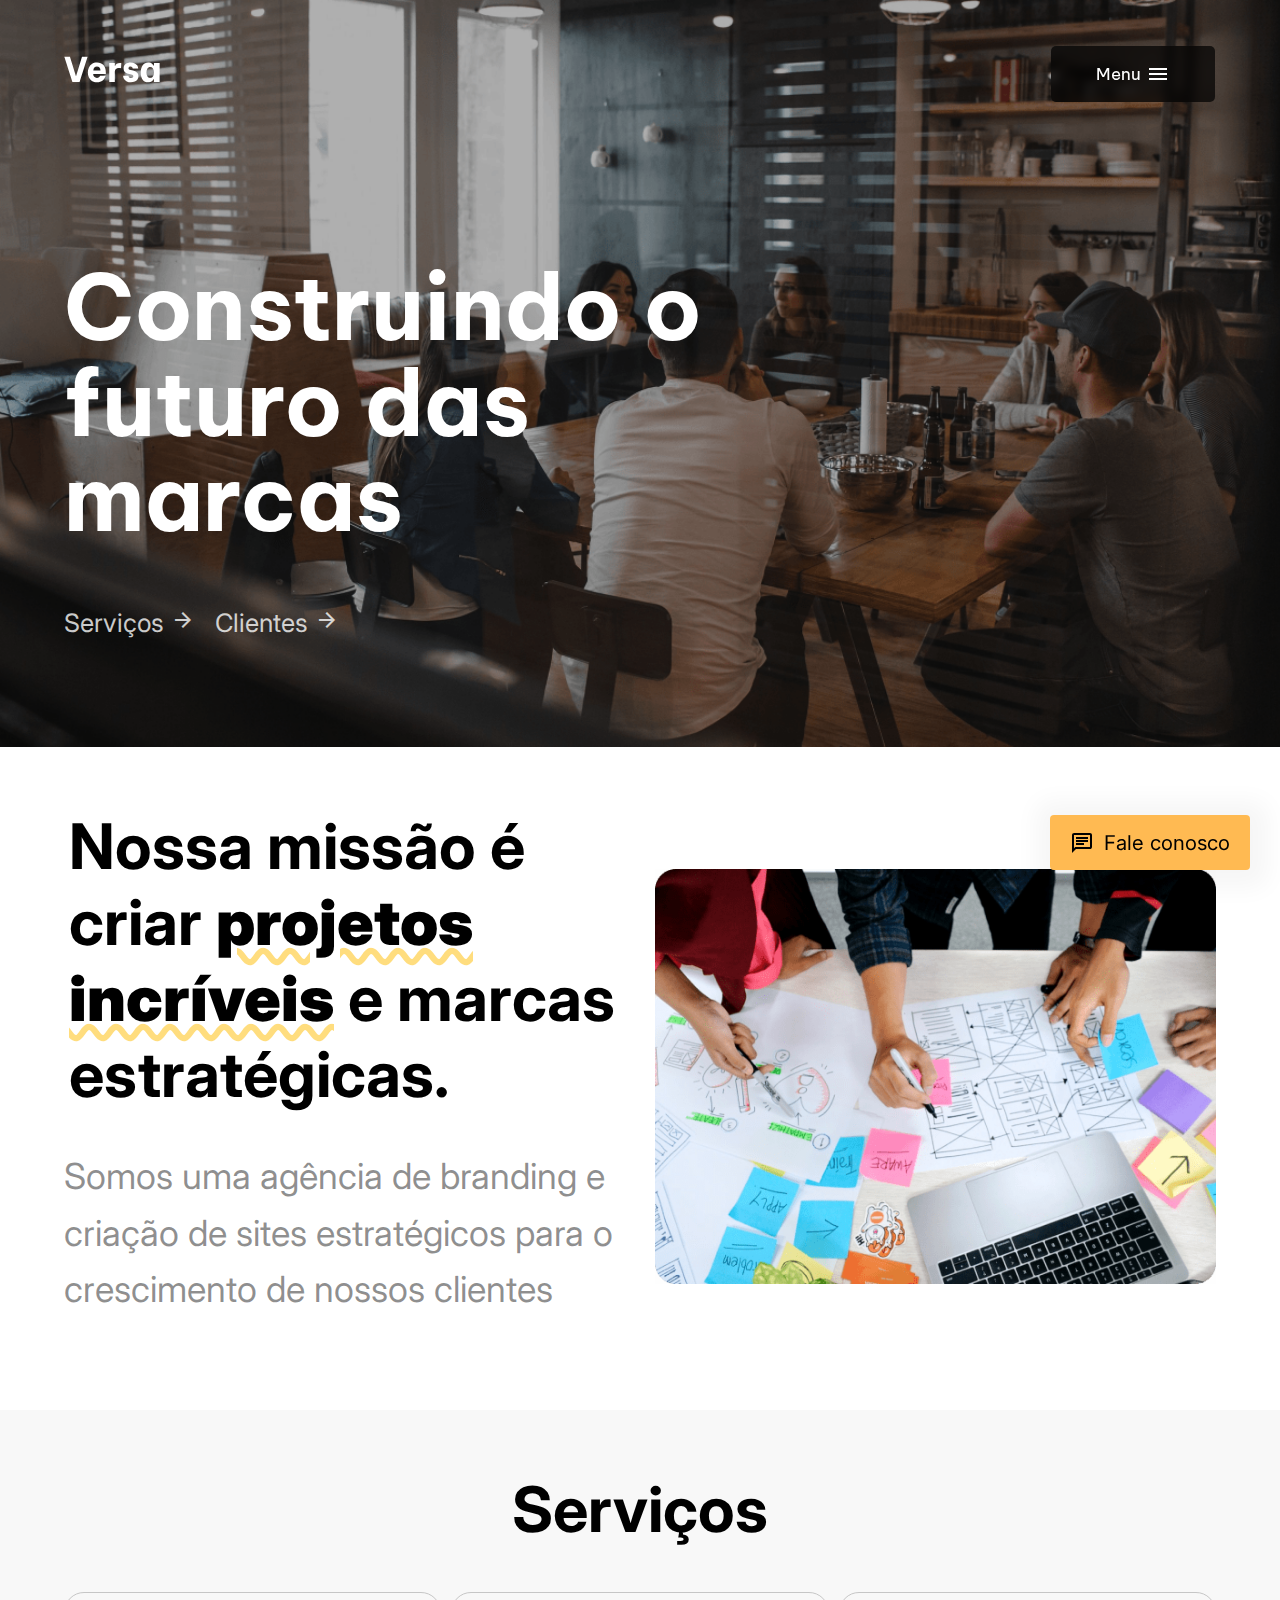
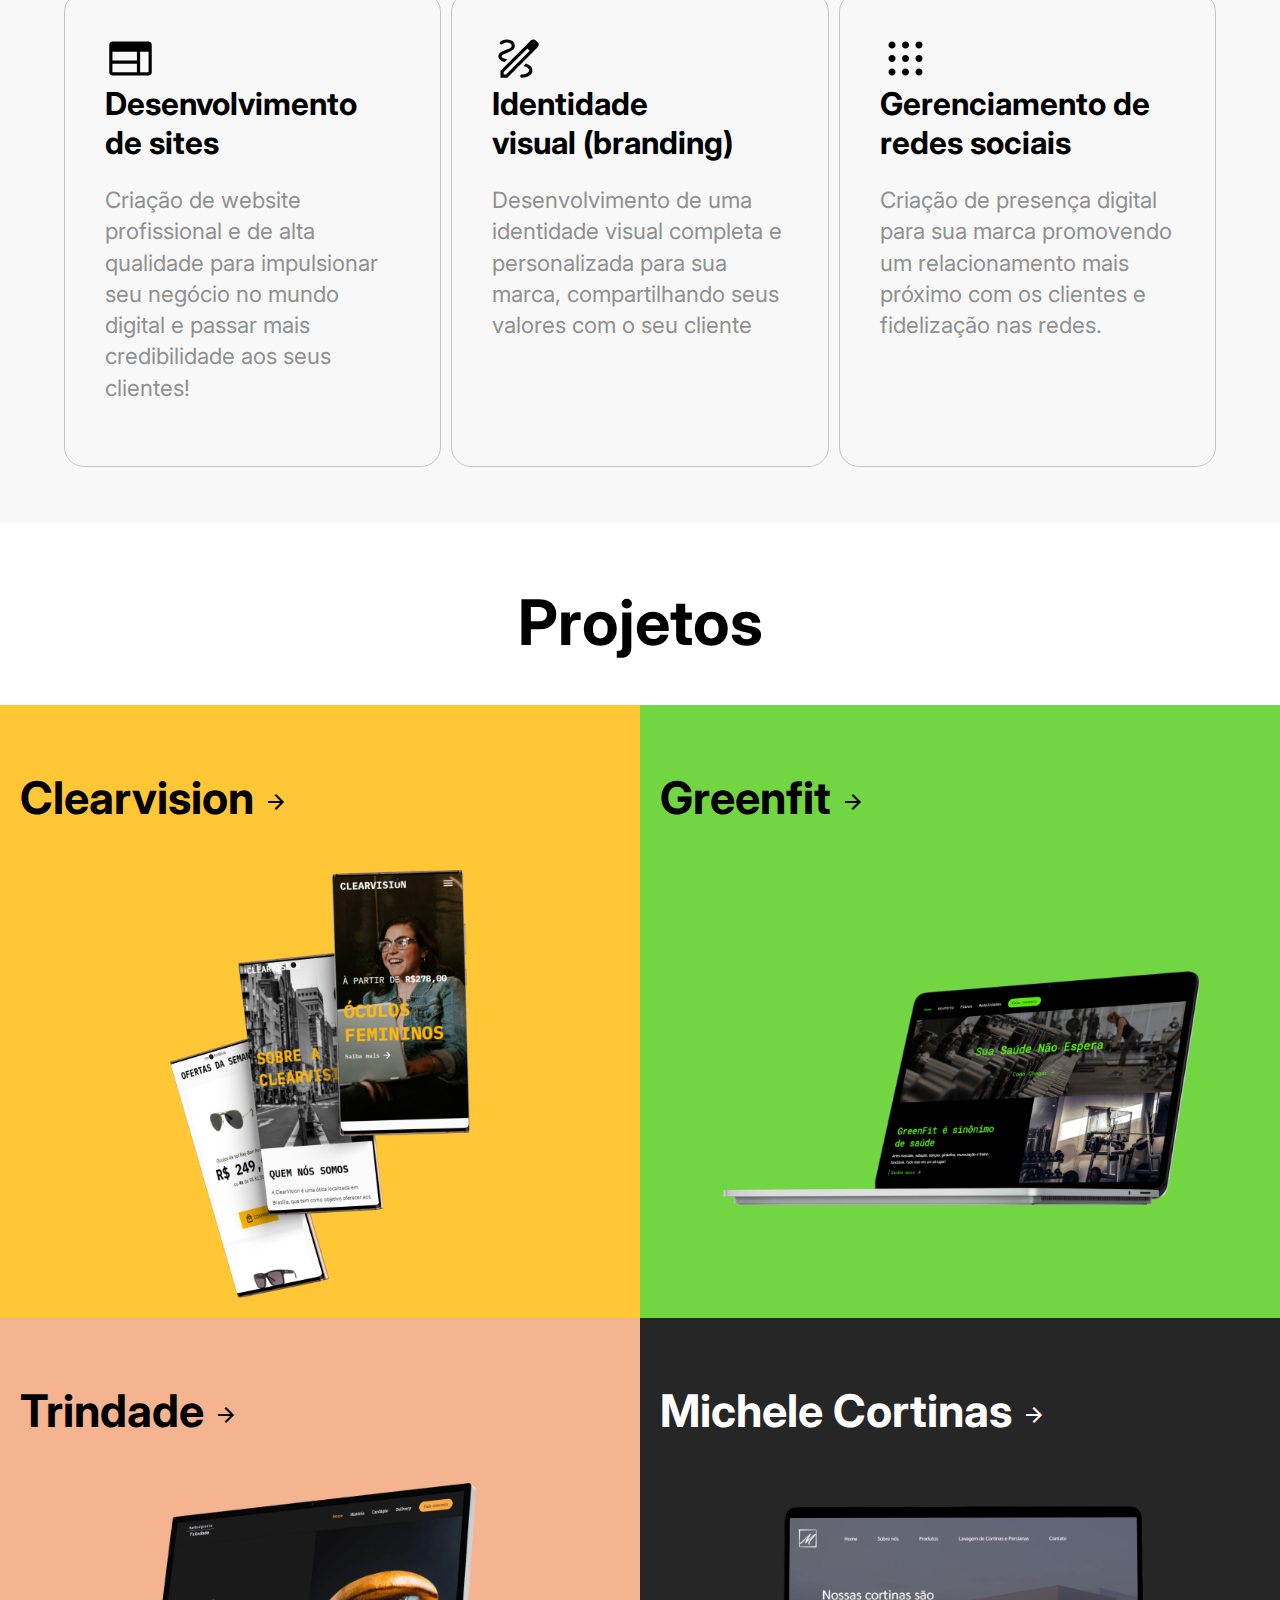
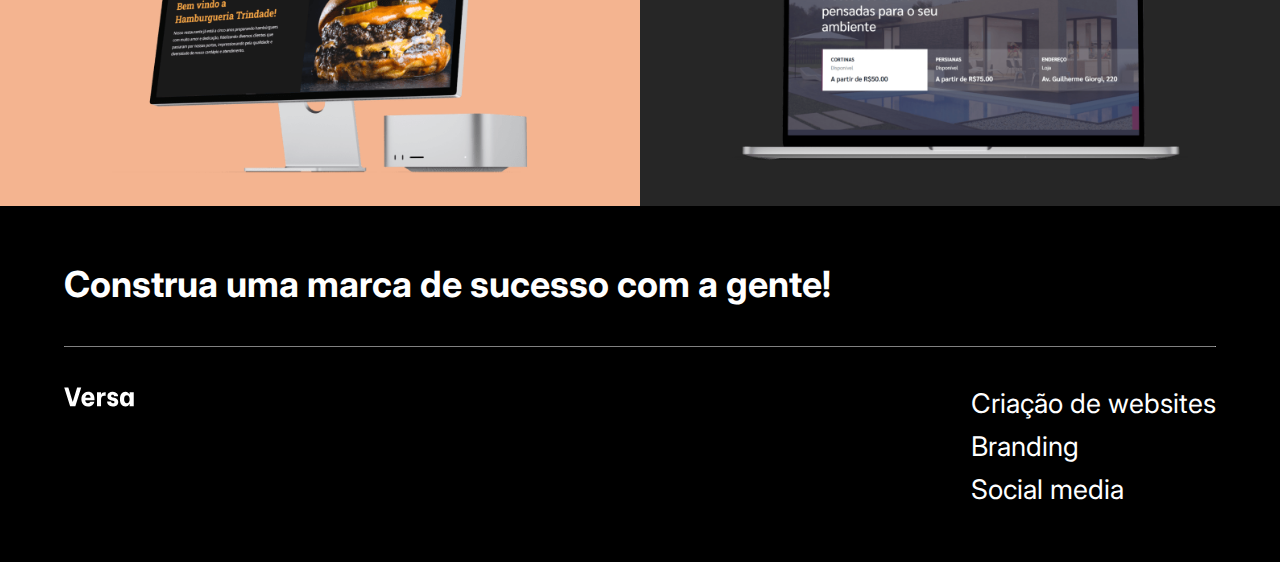
<file: index.html>
<!DOCTYPE html>
<html>
<head>
    <meta charset='utf-8'>
    <meta http-equiv='X-UA-Compatible' content='IE=edge'>
    <title>Agência Versa</title>
    <meta name='viewport' content='width=device-width, initial-scale=1'>
    <link rel='stylesheet' type='text/css' media='screen' href='style/main.css'>
    <link rel="stylesheet" href="https://fonts.googleapis.com/css2?family=Material+Symbols+Outlined:opsz,wght,FILL,GRAD@20..48,100..700,0..1,-50..200" />
</head>
<body>
    <div class="banner" id="home">
        <nav>
            <div class="logo-container">
                <img src="img/logo.svg">
            </div>
            <div class="menu-container">
                <div class="menu-hamburger">
                    <p class="menu-hamburger-label">Menu</p>
                    <span class="menu-hamburger-icon material-symbols-outlined">
                        menu
                    </span>
                </div>
                <div class="navbar-link">
                    <a href="#" class="link active">Home</a>
                    <a href="../servicos/criacao-de-website.html" class="link">Criação de websites</a>
                    <a href="../servicos/branding.html" class="link">Branding</a>
                    <a href="../servicos/social-media.html" class="link">Social media</a>
                </div>
            </div>
        </nav>
        <div class="banner-content">
            <h1 class="title">Construindo o futuro das marcas</h1>
            <div class="action-buttons">
                <a id="servicos-banner-button" class="action-button">
                    Serviços
                    <span class="material-symbols-outlined">
                        arrow_forward
                    </span>
                </a>
                <a href="#projects" class="action-button">
                    Clientes
                    <span class="material-symbols-outlined">
                        arrow_forward
                    </span>
                </a>
            </div>
        </div>
    </div>
    <main>
        <section>
            <div class="page-cta">
                <div class="container">
                    <h2 class="title">
                        Nossa missão é criar <strong>projetos incríveis</strong> e marcas estratégicas.
                    </h2>
                    <p class="desc">
                        Somos uma agência de branding e criação de sites estratégicos para o crescimento de nossos clientes
                    </p>
                </div>
                <div class="container">
                    <img src="img/home-cta-image.png" class="descriptive">
                </div>
            </div>
        </section>
        <section class="services">
            <h2 class="title">Serviços</h2>
            <div class="services-cards">
                <a href="/servicos/criacao-de-website.html">
                    <div class="service-card">
                        <span class="material-symbols-outlined icon">
                            web
                        </span>
                        <h4 class="title">Desenvolvimento de sites</h4>
                        <p class="info">Criação de website profissional e de alta qualidade para impulsionar seu negócio no mundo digital e passar mais credibilidade aos seus clientes!</p>
                    </div>
                </a>
                <a href="/servicos/branding.html">
                    <div class="service-card">
                        <span class="material-symbols-outlined icon">
                            draw
                        </span>
                        <h4 class="title">Identidade<br />visual (branding)</h4>
                        <p class="info">Desenvolvimento de uma identidade visual completa e personalizada para sua marca, compartilhando seus valores com o seu cliente</p>
                    </div>
                </a>

                <a href="/servicos/social-media.html">
                    <div class="service-card">
                        <span class="material-symbols-outlined icon">
                            apps
                        </span>
                        <h4 class="title">Gerenciamento de redes sociais</h4>
                        <p class="info">Criação de presença digital para sua marca promovendo um relacionamento mais próximo com os clientes e fidelização nas redes.</p>
                    </div>
                </a>
            </div>
        </section>
        <section class="projects" id="projects">
            <h2 class="title">Projetos</h2>
            <div class="projects-grid">
                <a href="https://clear-vision-one.vercel.app/" target="_blank">
                    <div class="project clearvision">
                        <h3 class="title">Clearvision 
                            <span class="material-symbols-outlined">
                                arrow_forward
                            </span>
                        </h3>
                        <img src="img/mockups/clearvision.png" alt="" class="mockup  vertical">
                    </div>
                </a>
                <a href="https://green-fit.vercel.app/" target="_blank">
                    <div class="project greenfit">
                        <h3 class="title">Greenfit
                            <span class="material-symbols-outlined">
                                arrow_forward
                            </span>
                        </h3>
                        <img src="img/mockups/greenfit.png" alt="" class="mockup">
                    </div>
                </a>
                <a href="https://hamburgueria-trindade.vercel.app/" target="_blank">
                    <div class="project trindade">
                        <h3 class="title">Trindade
                            <span class="material-symbols-outlined">
                                arrow_forward
                            </span>
                        </h3>
                        <img src="img/mockups/trindade.png" alt="" class="mockup">
                    </div>
                </a>
                <a href="https://michelecortinas.com.br/" target="_blank">
                    <div class="project michele-cortinas">
                        <h3 class="title">Michele Cortinas
                            <span class="material-symbols-outlined">
                                arrow_forward
                            </span>
                        </h3>
                        <img src="img/mockups/michele-cortinas.png" alt="" class="mockup">
                    </div>
                </a>
            </div>
        </section>
    </main>
    <a href="https://api.whatsapp.com/send?phone=5511957077700&text=Ol%C3%A1,%20vim%20pelo%20site%20da%20Versa." class="contact-button">
        <span class="material-symbols-outlined">
            chat
        </span>
        Fale conosco
    </a>
    <footer>
        <h1 class="footer-cta">Construa uma marca de sucesso com a gente!</h1>
        <hr />
        <div class="footer-content">
            <div class="footer-logo">
                <img src="img/logo.svg">
            </div>
            <div class="footer-links">
                <a href="servicos/criacao-de-website.html">Criação de websites</a>
                <a href="servicos/branding.html">Branding</a>
                <a href="servicos/social-media.html">Social media</a>
            </div>
        </div>
    </footer>
    <script src='script/menu.js'></script>
</body>
</html>
</file>
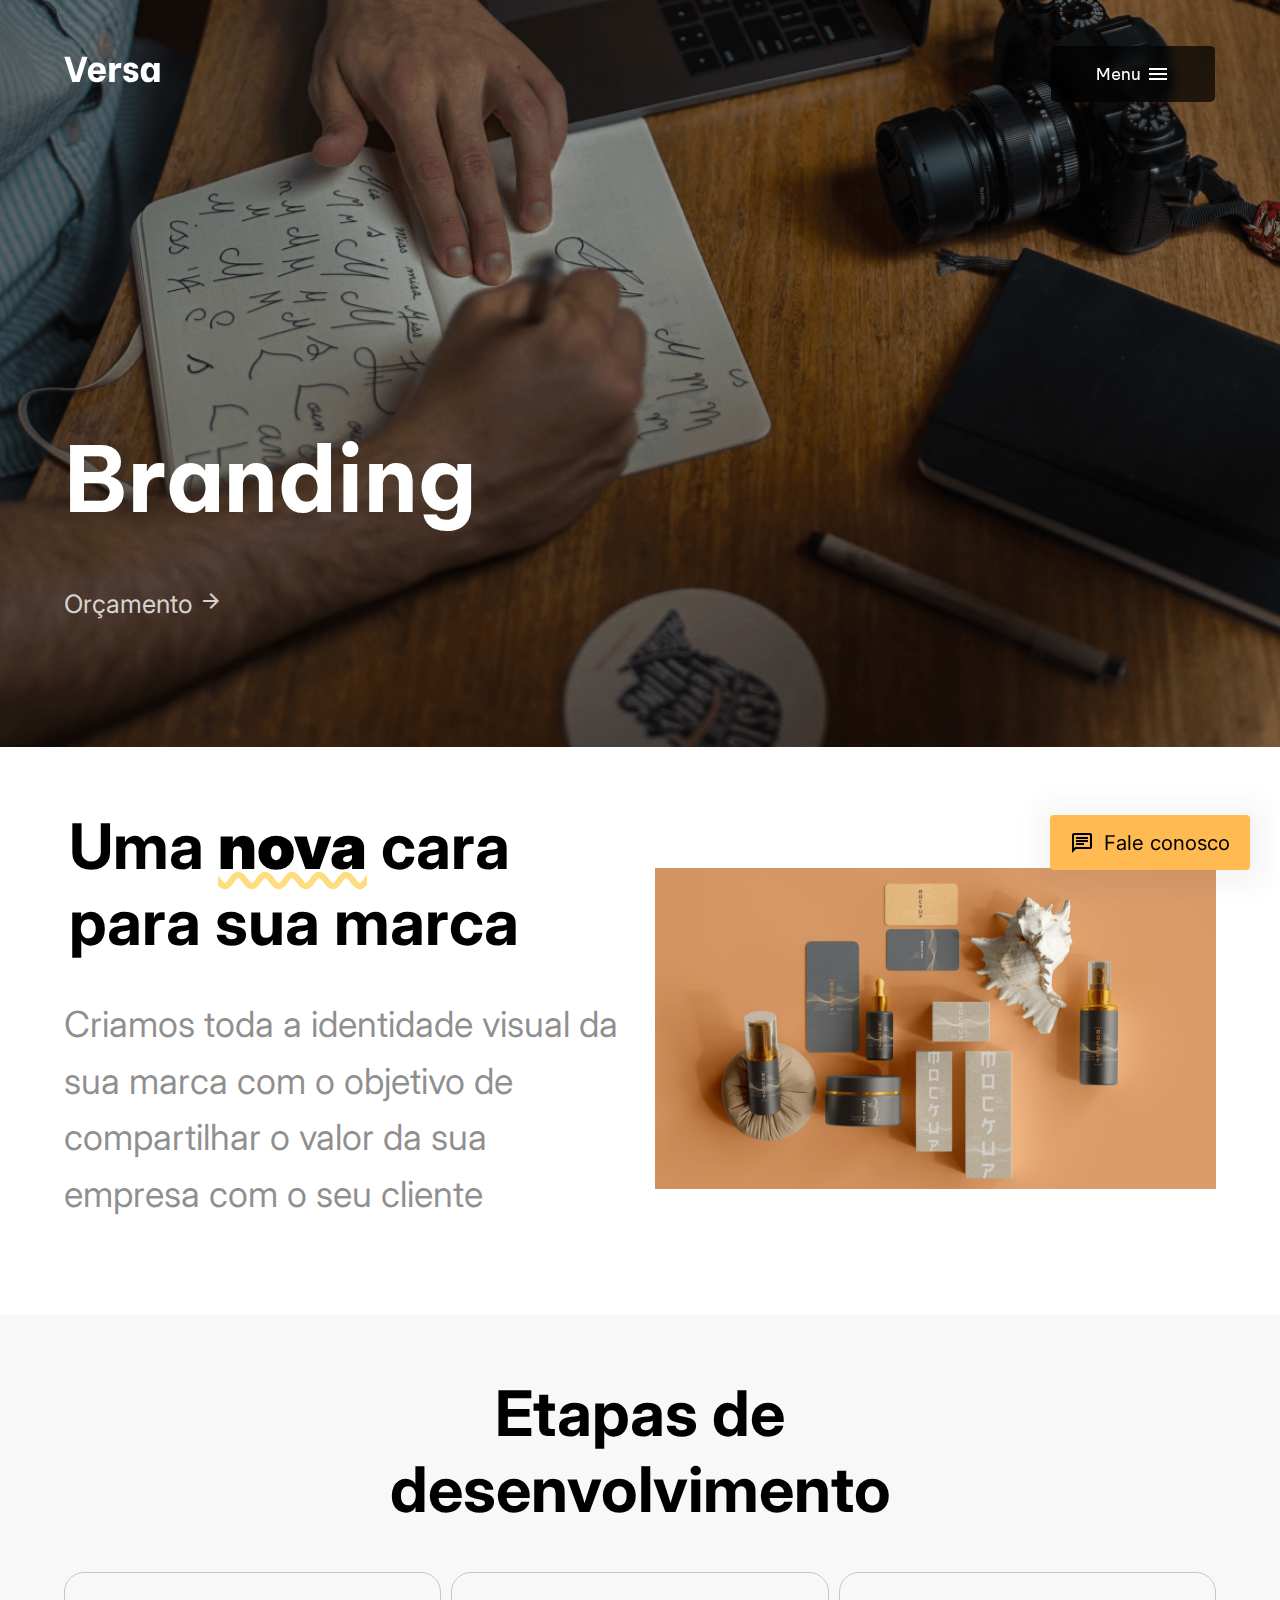
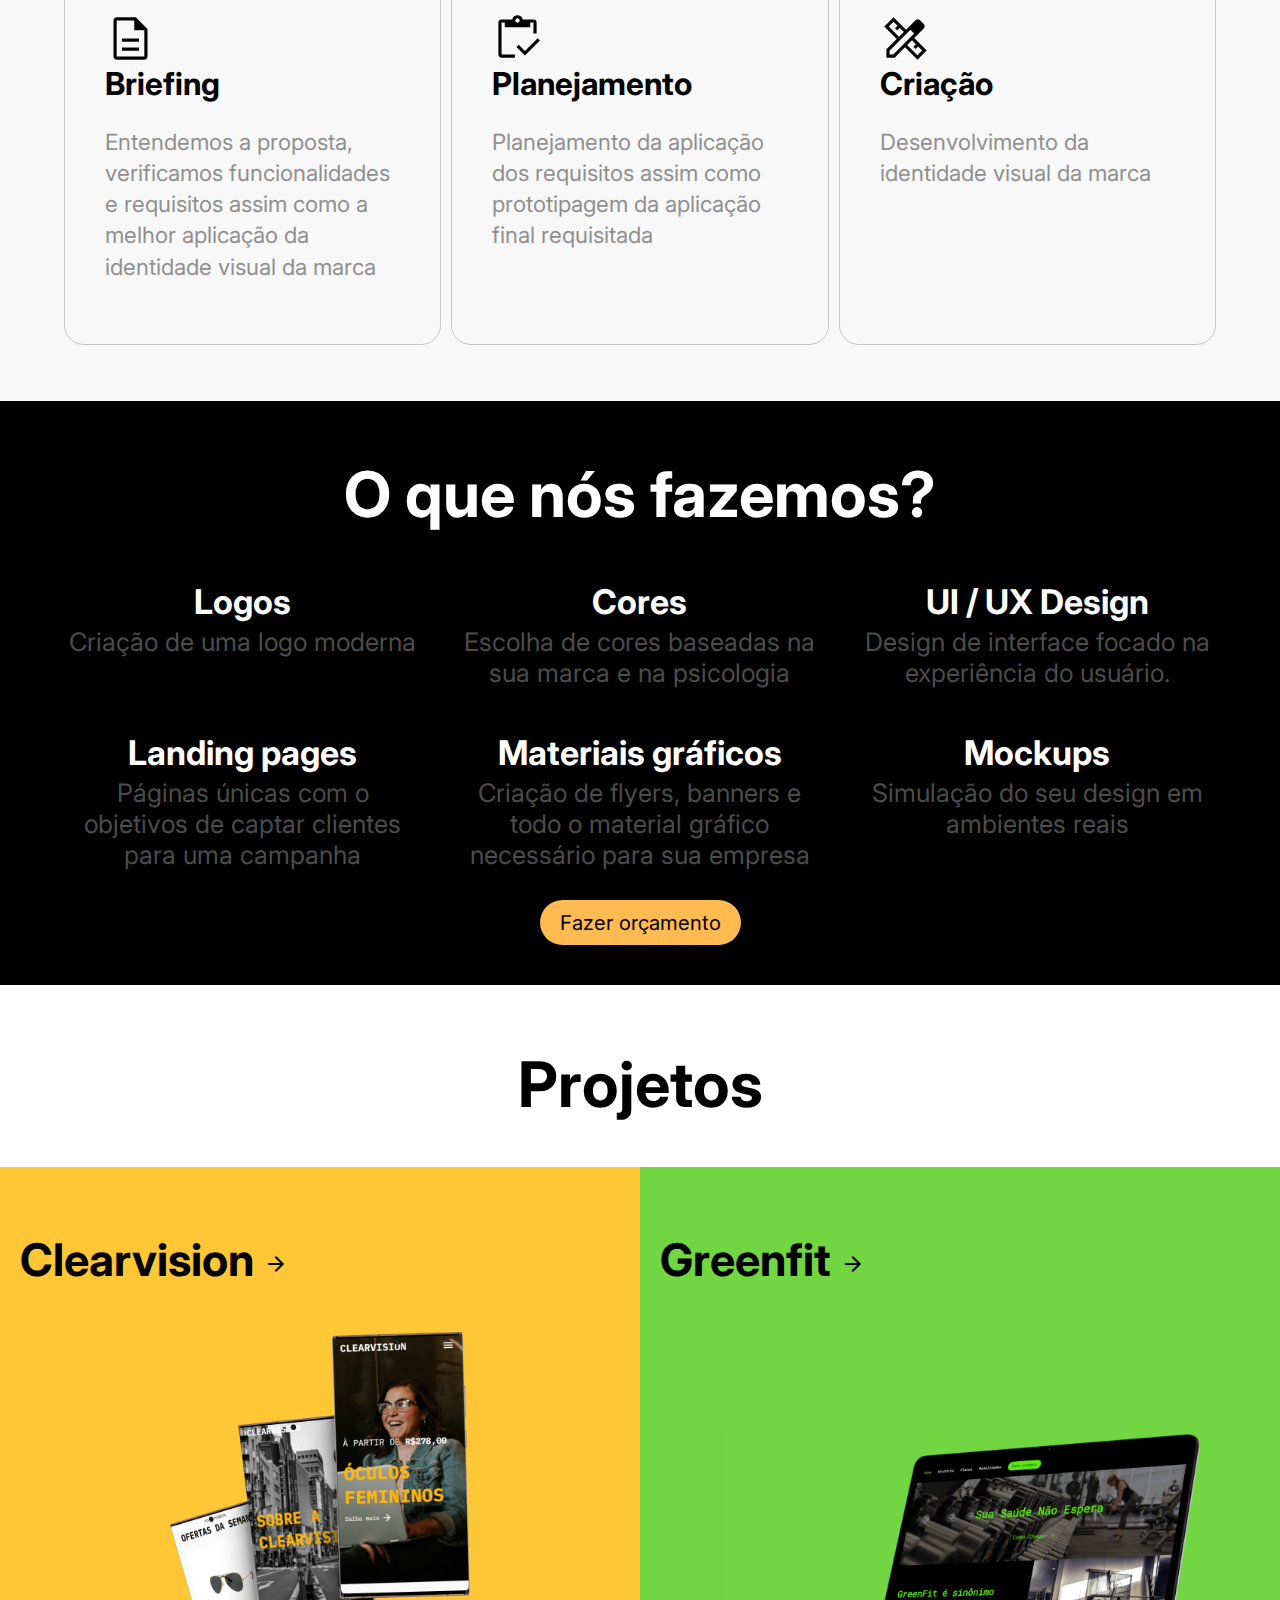
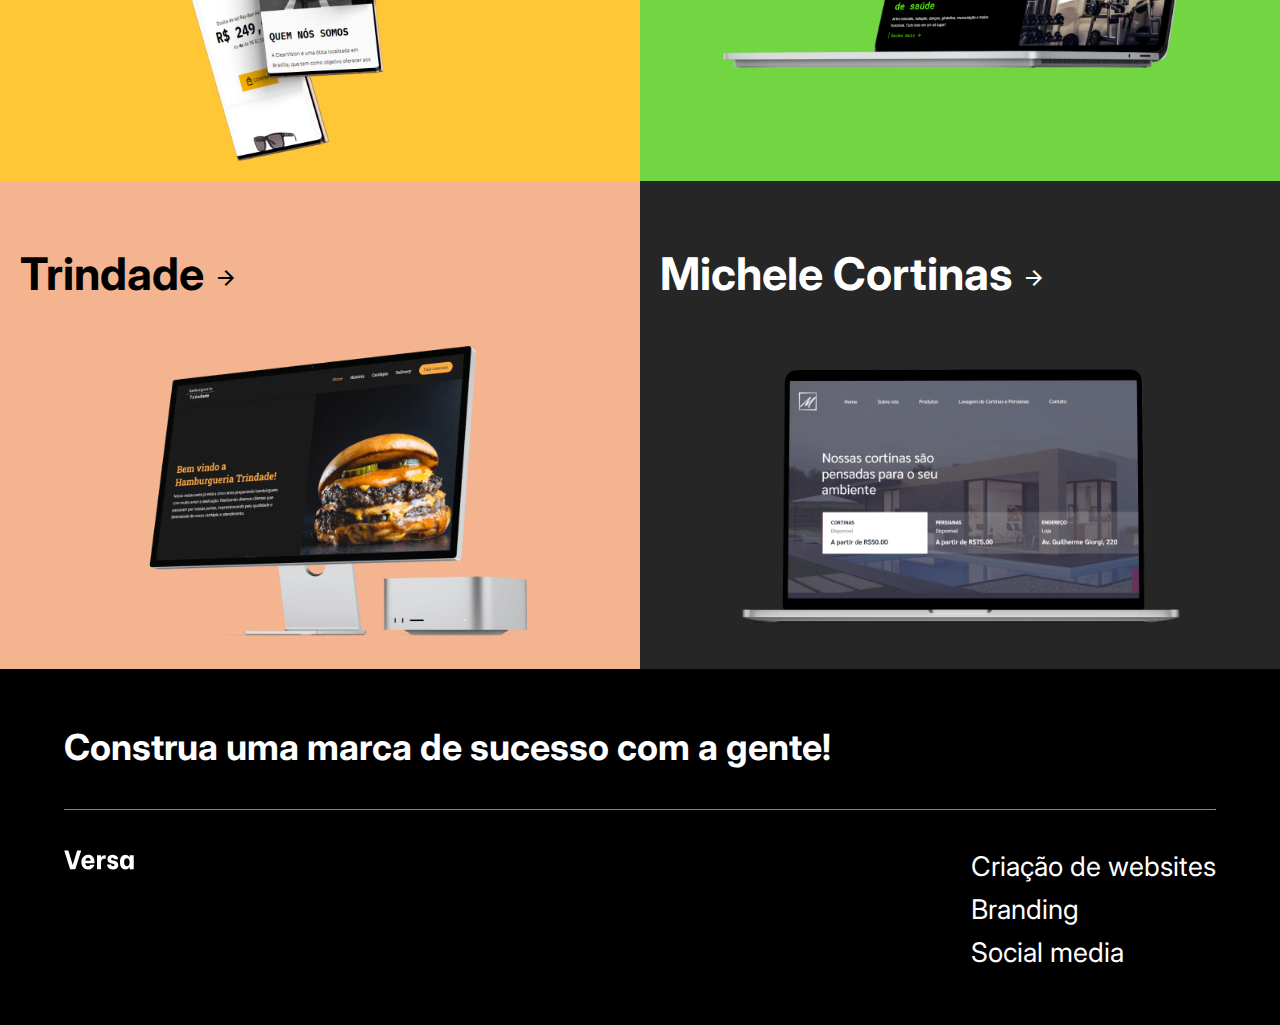
<file: servicos/branding.html>
<!DOCTYPE html>
<html>
<head>
    <meta charset='utf-8'>
    <meta http-equiv='X-UA-Compatible' content='IE=edge'>
    <title>Agência Versa</title>
    <meta name='viewport' content='width=device-width, initial-scale=1'>
    <link rel='stylesheet' type='text/css' media='screen' href='../style/main.css'>
    <link rel="stylesheet" href="https://fonts.googleapis.com/css2?family=Material+Symbols+Outlined:opsz,wght,FILL,GRAD@20..48,100..700,0..1,-50..200" />
</head>
<body>
    <div class="banner" id="branding">
        <nav>
            <a href="../index.html">
                <div class="logo-container">
                    <img src="../img/logo.svg">
                </div>
            </a>
            <div class="menu-container">
                <div class="menu-hamburger">
                    <p class="menu-hamburger-label">Menu</p>
                    <span class="menu-hamburger-icon material-symbols-outlined">
                        menu
                    </span>
                </div>
                <div class="navbar-link">
                    <a href="../index.html" class="link">Home</a>
                    <a href="../servicos/criacao-de-website.html" class="link">Criação de websites</a>
                    <a href="#" class="link active">Branding</a>
                    <a href="../servicos/social-media.html" class="link">Social media</a>
                </div>
            </div>
        </nav>
        <div class="banner-content">
            <h1 class="title">Branding</h1>
            <div class="action-buttons">
                <a href="https://api.whatsapp.com/send?phone=5511957077700&text=Ol%C3%A1,%20gostaria%20de%20fazer%20um%20or%C3%A7amento%20de%20branding" class="action-button">
                    Orçamento
                    <span class="material-symbols-outlined">
                        arrow_forward
                    </span>
                </a>
            </div>
        </div>
    </div>
    <main>
        <section>
            <div class="page-cta">
                <div class="container">
                    <h2 class="title">
                        Uma <strong>nova</strong> cara para sua marca
                    </h2>
                    <p class="desc">
                        Criamos toda a identidade visual da sua marca com o objetivo de compartilhar o valor da sua empresa com o seu cliente    
                    </p>
                </div>
                <div class="container">
                    <img src="../img/brading-cta-image.png" class="descriptive">
                </div>
            </div>
        </section>
        <section class="services">
            <h2 class="title">Etapas de <br /> desenvolvimento</h2>
            <div class="services-cards">
                <div class="service-card">
                    <span class="material-symbols-outlined icon">
                        description
                    </span>
                    <h4 class="title">Briefing</h4>
                    <p class="info">Entendemos a proposta, verificamos funcionalidades e requisitos assim como a melhor aplicação da identidade visual da marca </p>
                </div>
                <div class="service-card">
                    <span class="material-symbols-outlined icon">
                        inventory
                    </span>
                    <h4 class="title">Planejamento</h4>
                    <p class="info">Planejamento da aplicação dos requisitos assim como prototipagem da aplicação final requisitada</p>
                </div>
                <div class="service-card">
                    <span class="material-symbols-outlined icon">
                        design_services
                    </span>
                    <h4 class="title">Criação</h4>
                    <p class="info">Desenvolvimento da identidade visual da marca  </p>
                </div>
            </div>
        </section>
        <section class="wedo">
            <h2 class="title">O que nós fazemos?</h2>
            <div class="wedo-features">
                <div class="wedo-feature">
                    <h4 class="title">Logos</h4>
                    <p class="description">Criação de uma logo moderna</p>
                </div>
                <div class="wedo-feature">
                    <h4 class="title">Cores</h4>
                    <p class="description">Escolha de cores baseadas na sua marca e na psicologia</p>
                </div>
                <div class="wedo-feature">
                    <h4 class="title">UI / UX Design</h4>
                    <p class="description">Design de interface focado na experiência do usuário.</p>
                </div>
                <div class="wedo-feature">
                    <h4 class="title">Landing pages</h4>
                    <p class="description">Páginas únicas com o objetivos de captar clientes para uma campanha</p>
                </div>
                <div class="wedo-feature">
                    <h4 class="title">Materiais gráficos</h4>
                    <p class="description">Criação de flyers, banners e todo o material gráfico necessário para sua empresa</p>
                </div>
                <div class="wedo-feature">
                    <h4 class="title">Mockups</h4>
                    <p class="description">Simulação do seu design em ambientes reais</p>
                </div>
            </div>
            <a href="https://api.whatsapp.com/send?phone=5511957077700&text=Ol%C3%A1,%20gostaria%20de%20fazer%20um%20or%C3%A7amento%20de%20branding" class="cta-button">Fazer orçamento</a>
        </section>
        <section class="projects" id="projects">
            <h2 class="title">Projetos</h2>
            <div class="projects-grid">
                <a href="https://clear-vision-one.vercel.app/" target="_blank">
                    <div class="project clearvision">
                        <h3 class="title">Clearvision 
                            <span class="material-symbols-outlined">
                                arrow_forward
                            </span>
                        </h3>
                        <img src="../img/mockups/clearvision.png" alt="" class="mockup  vertical">
                    </div>
                </a>
                <a href="https://green-fit.vercel.app/" target="_blank">
                    <div class="project greenfit">
                        <h3 class="title">Greenfit
                            <span class="material-symbols-outlined">
                                arrow_forward
                            </span>
                        </h3>
                        <img src="../img/mockups/greenfit.png" alt="" class="mockup">
                    </div>
                </a>
                <a href="https://hamburgueria-trindade.vercel.app/" target="_blank">
                    <div class="project trindade">
                        <h3 class="title">Trindade
                            <span class="material-symbols-outlined">
                                arrow_forward
                            </span>
                        </h3>
                        <img src="../img/mockups/trindade.png" alt="" class="mockup">
                    </div>
                </a>
                <a href="https://michelecortinas.com.br/" target="_blank">
                    <div class="project michele-cortinas">
                        <h3 class="title">Michele Cortinas
                            <span class="material-symbols-outlined">
                                arrow_forward
                            </span>
                        </h3>
                        <img src="../img/mockups/michele-cortinas.png" alt="" class="mockup">
                    </div>
                </a>
            </div>
        </section>
    </main>
    <a href="https://api.whatsapp.com/send?phone=5511957077700&text=Ol%C3%A1,%20vim%20pelo%20site%20da%20Versa." class="contact-button">
        <span class="material-symbols-outlined">
            chat
        </span>
        Fale conosco
    </a>
    <footer>
        <h1 class="footer-cta">Construa uma marca de sucesso com a gente!</h1>
        <hr />
        <div class="footer-content">
            <div class="footer-logo">
                <img src="../img/logo.svg">
            </div>
            <div class="footer-links">
                <a href="criacao-de-website.html">Criação de websites</a>
                <a href="branding.html">Branding</a>
                <a href="social-media.html">Social media</a>
            </div>
        </div>
    </footer>
    <script src='../script/menu.js'></script>
</body>
</html>
</file>
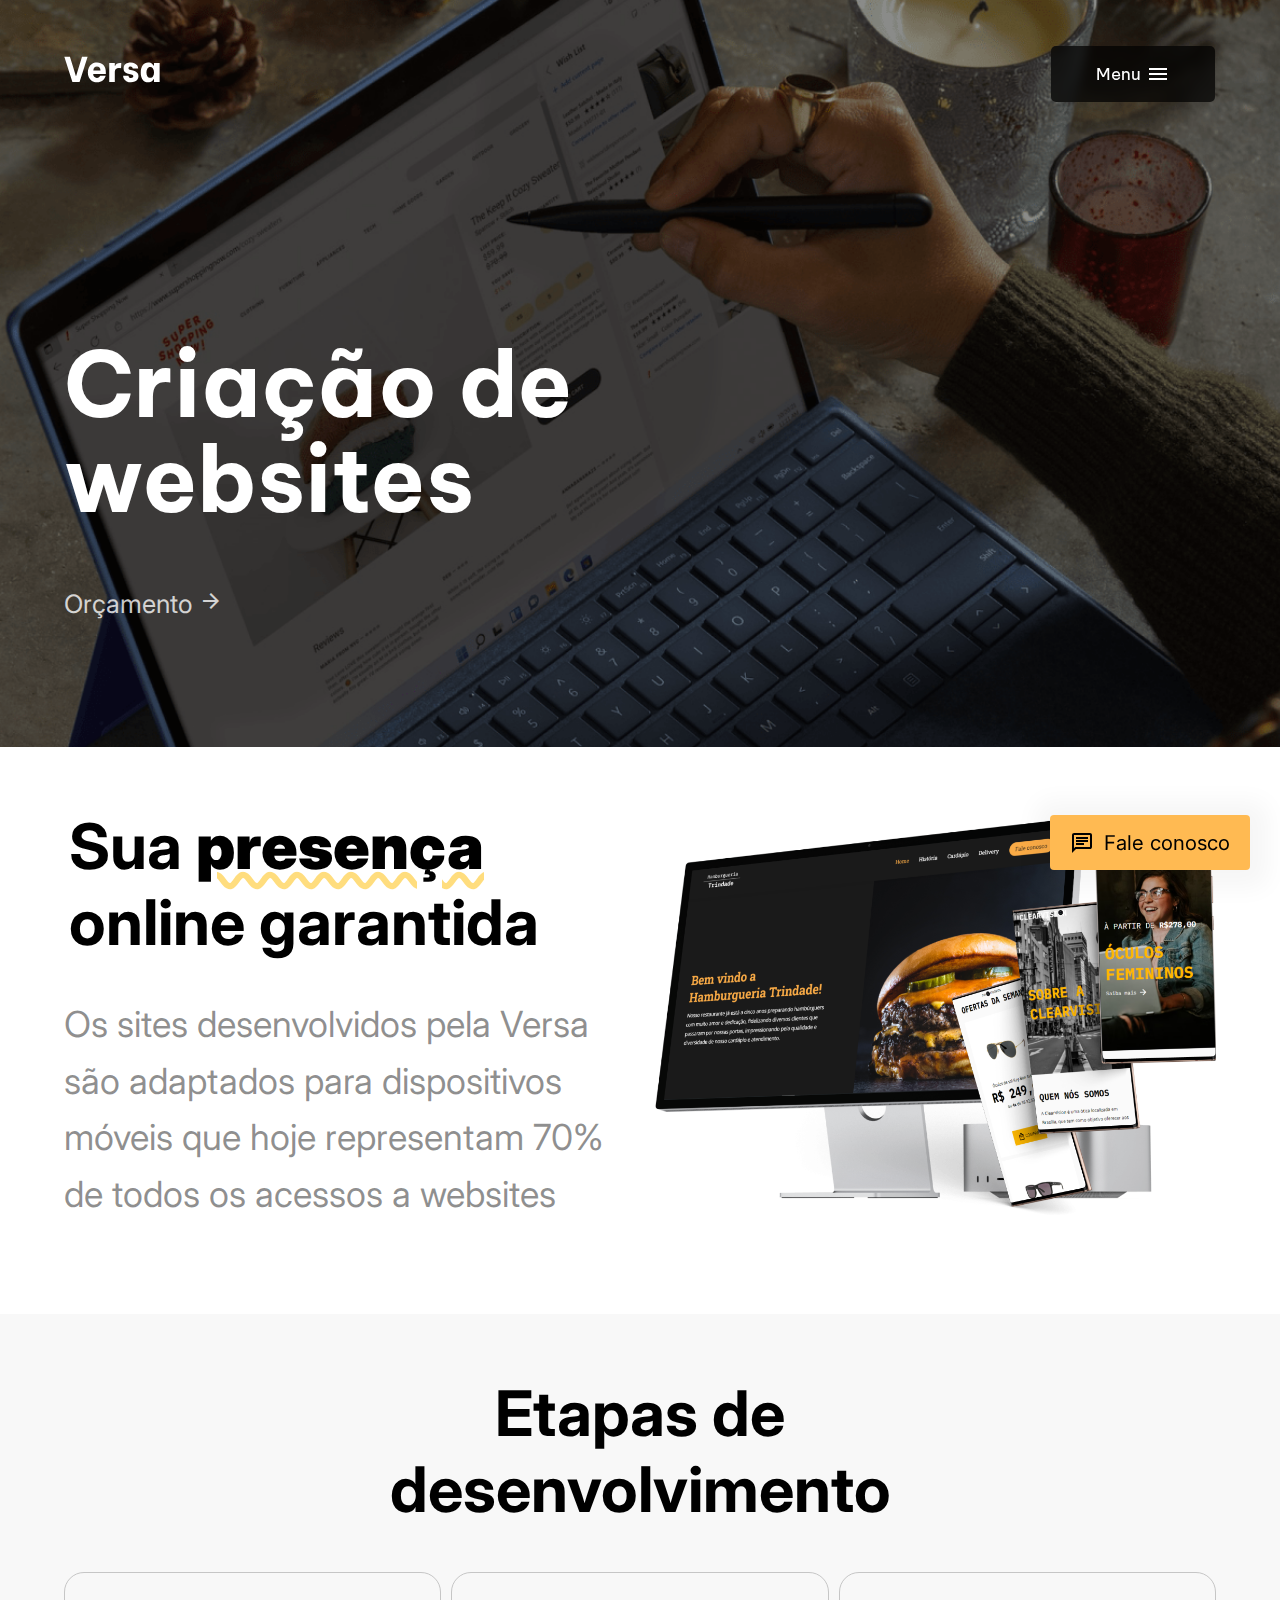
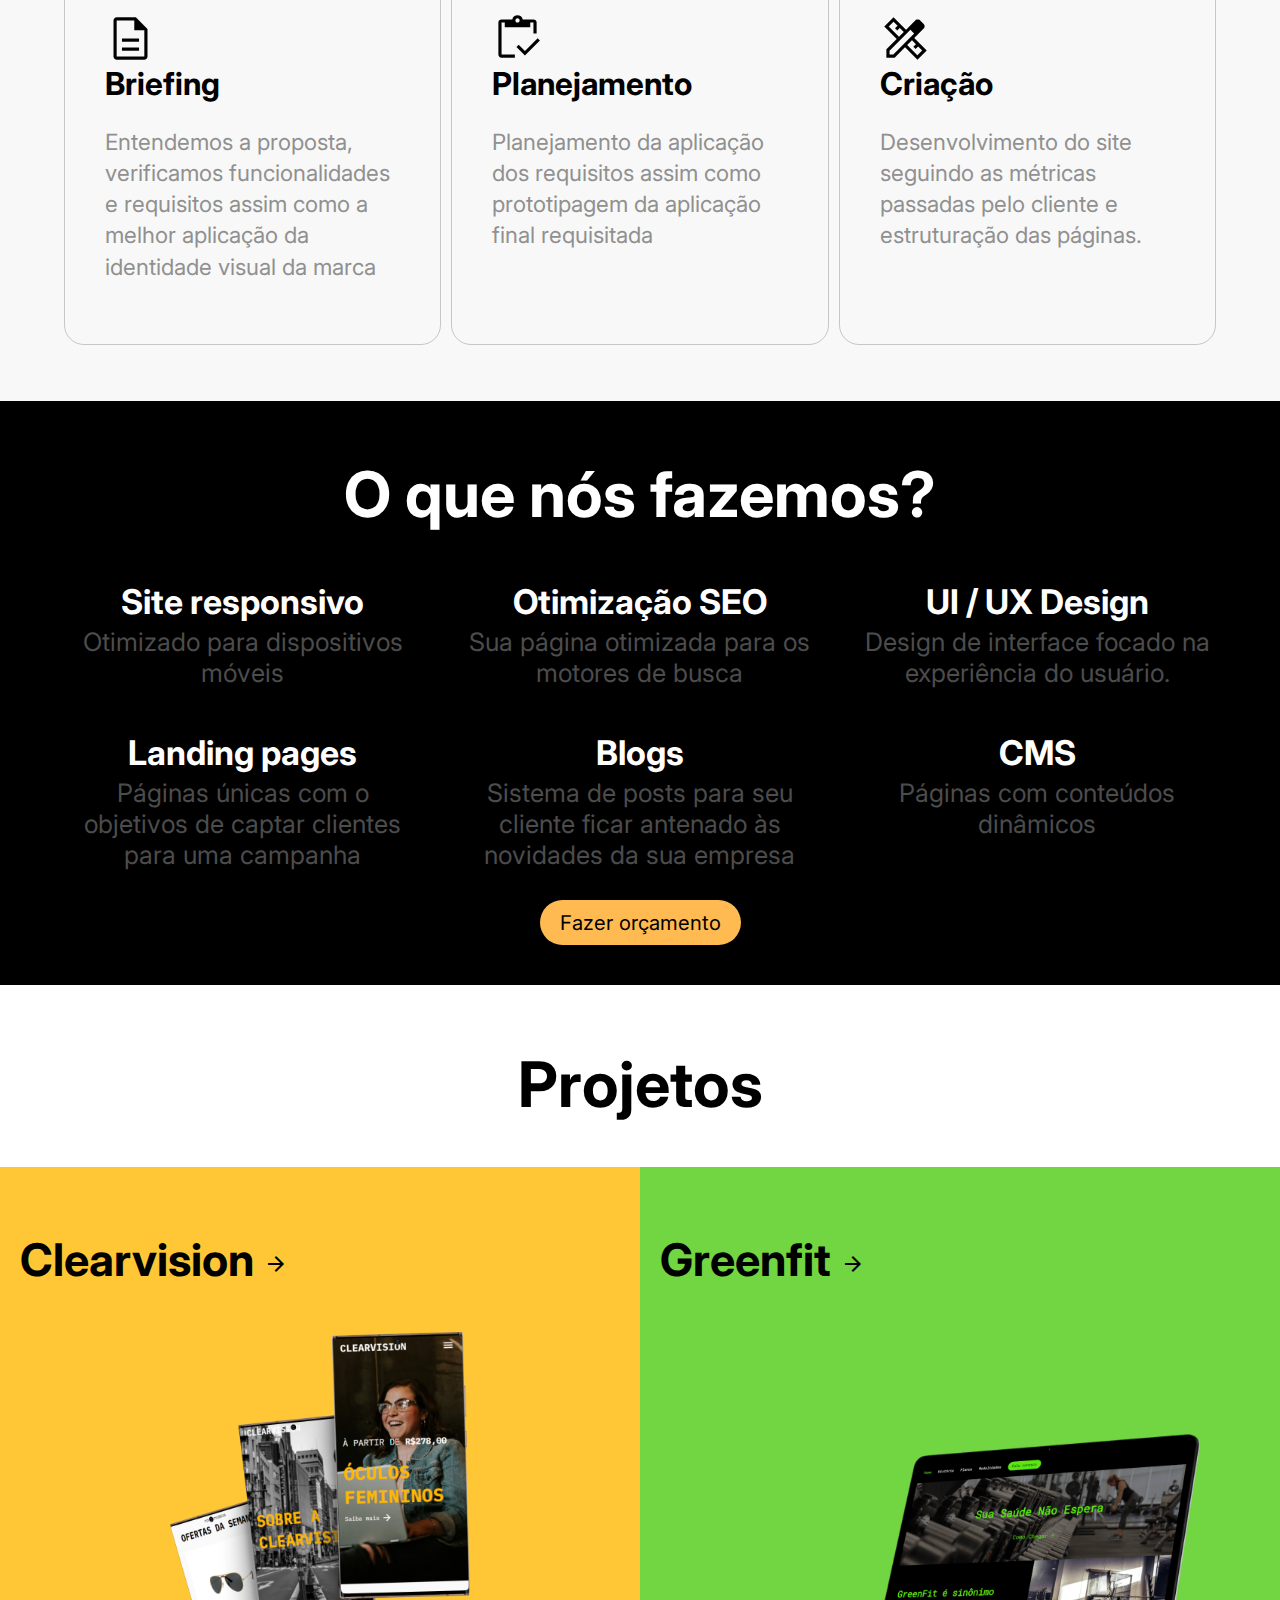
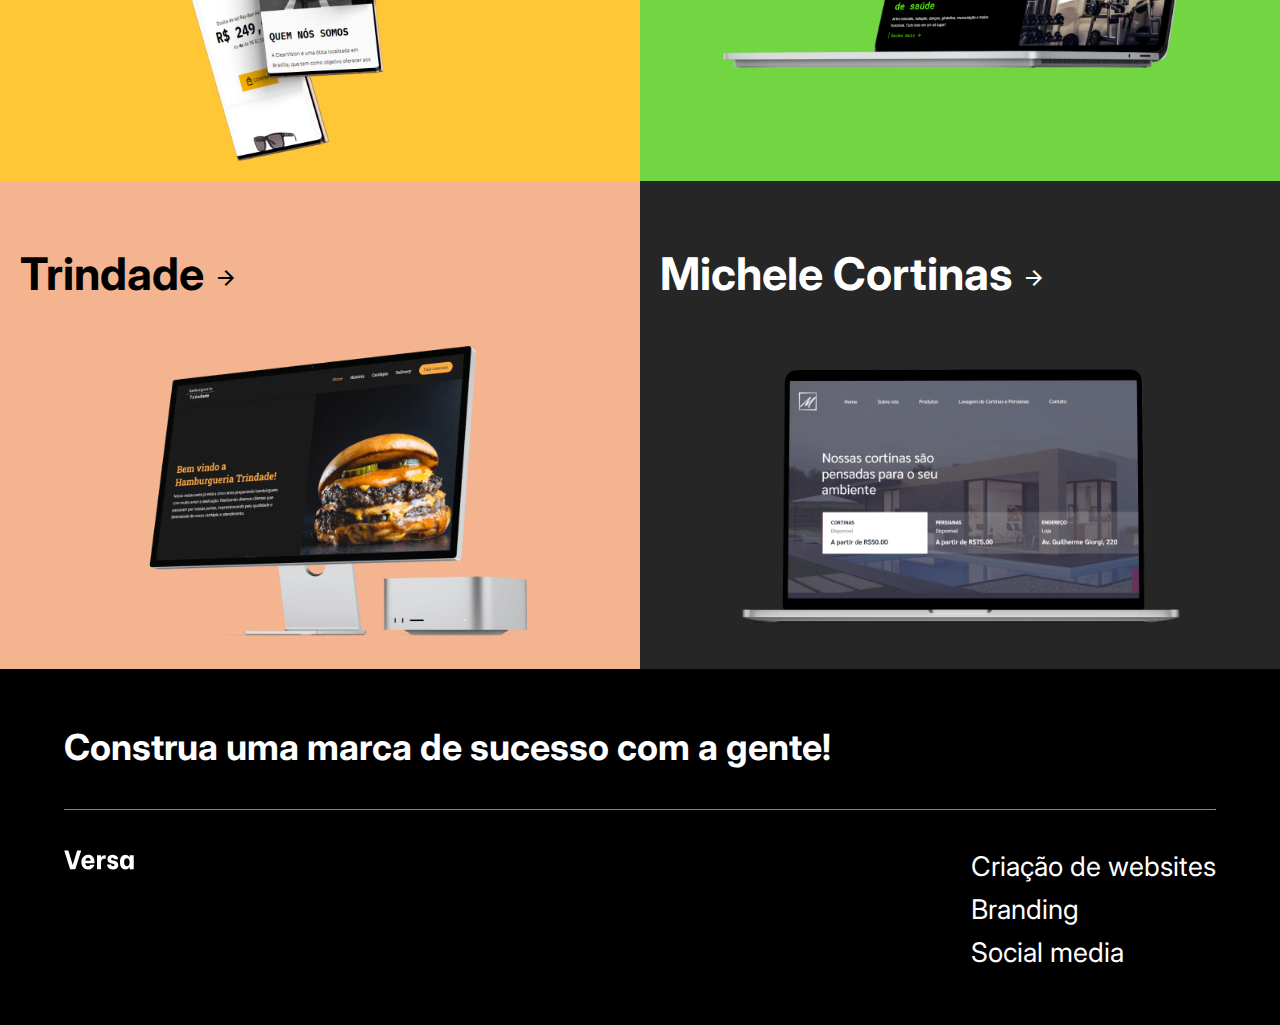
<file: servicos/criacao-de-website.html>
<!DOCTYPE html>
<html>
<head>
    <meta charset='utf-8'>
    <meta http-equiv='X-UA-Compatible' content='IE=edge'>
    <title>Agência Versa</title>
    <meta name='viewport' content='width=device-width, initial-scale=1'>
    <link rel='stylesheet' type='text/css' media='screen' href='../style/main.css'>
    <link rel="stylesheet" href="https://fonts.googleapis.com/css2?family=Material+Symbols+Outlined:opsz,wght,FILL,GRAD@20..48,100..700,0..1,-50..200" />
</head>
<body>
    <div class="banner" id="criacao-de-websites">
        <nav>
            <a href="../index.html">
                <div class="logo-container">
                    <img src="../img/logo.svg">
                </div>
            </a>
            <div class="menu-container">
                <div class="menu-hamburger">
                    <p class="menu-hamburger-label">Menu</p>
                    <span class="menu-hamburger-icon material-symbols-outlined">
                        menu
                    </span>
                </div>
                <div class="navbar-link">
                    <a href="../index.html" class="link">Home</a>
                    <a href="#" class="link active">Criação de websites</a>
                    <a href="../servicos/branding.html" class="link">Branding</a>
                    <a href="../servicos/social-media.html" class="link">Social media</a>
                </div>
            </div>
        </nav>
        <div class="banner-content">
            <h1 class="title">Criação de websites</h1>
            <div class="action-buttons">
                <a href="https://api.whatsapp.com/send?phone=5511957077700&text=Ol%C3%A1,%20gostaria%20de%20fazer%20um%20or%C3%A7amento%20de%20criação%20de%20websites" class="action-button">
                    Orçamento
                    <span class="material-symbols-outlined">
                        arrow_forward
                    </span>
                </a>
            </div>
        </div>
    </div>
    <main>
        <section>
            <div class="page-cta">
                <div class="container">
                    <h2 class="title">
                        Sua <strong>presença</strong> online garantida
                    </h2>
                    <p class="desc">
                        Os sites desenvolvidos pela Versa são adaptados para dispositivos móveis que hoje representam 70% de todos os acessos a websites
                    </p>
                </div>
                <div class="container">
                    <img src="../img/criacao-cta-image.png" class="descriptive">
                </div>
            </div>
        </section>
        <section class="services" id="projects">
            <h2 class="title">Etapas de <br /> desenvolvimento</h2>
            <div class="services-cards">
                <div class="service-card">
                    <span class="material-symbols-outlined icon">
                        description
                    </span>
                    <h4 class="title">Briefing</h4>
                    <p class="info">Entendemos a proposta, verificamos funcionalidades e requisitos assim como a melhor aplicação da identidade visual da marca </p>
                </div>
                <div class="service-card">
                    <span class="material-symbols-outlined icon">
                        inventory
                    </span>
                    <h4 class="title">Planejamento</h4>
                    <p class="info">Planejamento da aplicação dos requisitos assim como prototipagem da aplicação final requisitada </p>
                </div>
                <div class="service-card">
                    <span class="material-symbols-outlined icon">
                        design_services
                    </span>
                    <h4 class="title">Criação</h4>
                    <p class="info">Desenvolvimento do site seguindo as métricas passadas pelo cliente e estruturação das páginas. </p>
                </div>
            </div>
        </section>
        <section class="wedo">
            <h2 class="title">O que nós fazemos?</h2>
            <div class="wedo-features">
                <div class="wedo-feature">
                    <h4 class="title">Site responsivo</h4>
                    <p class="description">Otimizado para dispositivos móveis</p>
                </div>
                <div class="wedo-feature">
                    <h4 class="title">Otimização SEO</h4>
                    <p class="description">Sua página otimizada para os motores de busca</p>
                </div>
                <div class="wedo-feature">
                    <h4 class="title">UI / UX Design</h4>
                    <p class="description">Design de interface focado na experiência do usuário.</p>
                </div>
                <div class="wedo-feature">
                    <h4 class="title">Landing pages</h4>
                    <p class="description">Páginas únicas com o objetivos de captar clientes para uma campanha</p>
                </div>
                <div class="wedo-feature">
                    <h4 class="title">Blogs</h4>
                    <p class="description">Sistema de posts para seu cliente ficar antenado às novidades da sua empresa</p>
                </div>
                <div class="wedo-feature">
                    <h4 class="title">CMS</h4>
                    <p class="description">Páginas com conteúdos dinâmicos</p>
                </div>
            </div>
            <a href="https://api.whatsapp.com/send?phone=5511957077700&text=Ol%C3%A1,%20gostaria%20de%20fazer%20um%20or%C3%A7amento%20de%20criação%20de%20websites" class="cta-button">Fazer orçamento</a>
        </section>
        <section class="projects" id="projects">
            <h2 class="title">Projetos</h2>
            <div class="projects-grid">
                <a href="https://clear-vision-one.vercel.app/" target="_blank">
                    <div class="project clearvision">
                        <h3 class="title">Clearvision 
                            <span class="material-symbols-outlined">
                                arrow_forward
                            </span>
                        </h3>
                        <img src="../img/mockups/clearvision.png" alt="" class="mockup  vertical">
                    </div>
                </a>
                <a href="https://green-fit.vercel.app/" target="_blank">
                    <div class="project greenfit">
                        <h3 class="title">Greenfit
                            <span class="material-symbols-outlined">
                                arrow_forward
                            </span>
                        </h3>
                        <img src="../img/mockups/greenfit.png" alt="" class="mockup">
                    </div>
                </a>
                <a href="https://hamburgueria-trindade.vercel.app/" target="_blank">
                    <div class="project trindade">
                        <h3 class="title">Trindade
                            <span class="material-symbols-outlined">
                                arrow_forward
                            </span>
                        </h3>
                        <img src="../img/mockups/trindade.png" alt="" class="mockup">
                    </div>
                </a>
                <a href="https://michelecortinas.com.br/" target="_blank">
                    <div class="project michele-cortinas">
                        <h3 class="title">Michele Cortinas
                            <span class="material-symbols-outlined">
                                arrow_forward
                            </span>
                        </h3>
                        <img src="../img/mockups/michele-cortinas.png" alt="" class="mockup">
                    </div>
                </a>
            </div>
        </section>
    </main>
    <a href="https://api.whatsapp.com/send?phone=5511957077700&text=Ol%C3%A1,%20vim%20pelo%20site%20da%20Versa." class="contact-button">
        <span class="material-symbols-outlined">
            chat
        </span>
        Fale conosco
    </a>
    <footer>
        <h1 class="footer-cta">Construa uma marca de sucesso com a gente!</h1>
        <hr />
        <div class="footer-content">
            <div class="footer-logo">
                <img src="../img/logo.svg">
            </div>
            <div class="footer-links">
                <a href="criacao-de-website.html">Criação de websites</a>
                <a href="branding.html">Branding</a>
                <a href="social-media.html">Social media</a>
            </div>
        </div>
    </footer>
    <script src='../script/menu.js'></script>
</body>
</html>
</file>
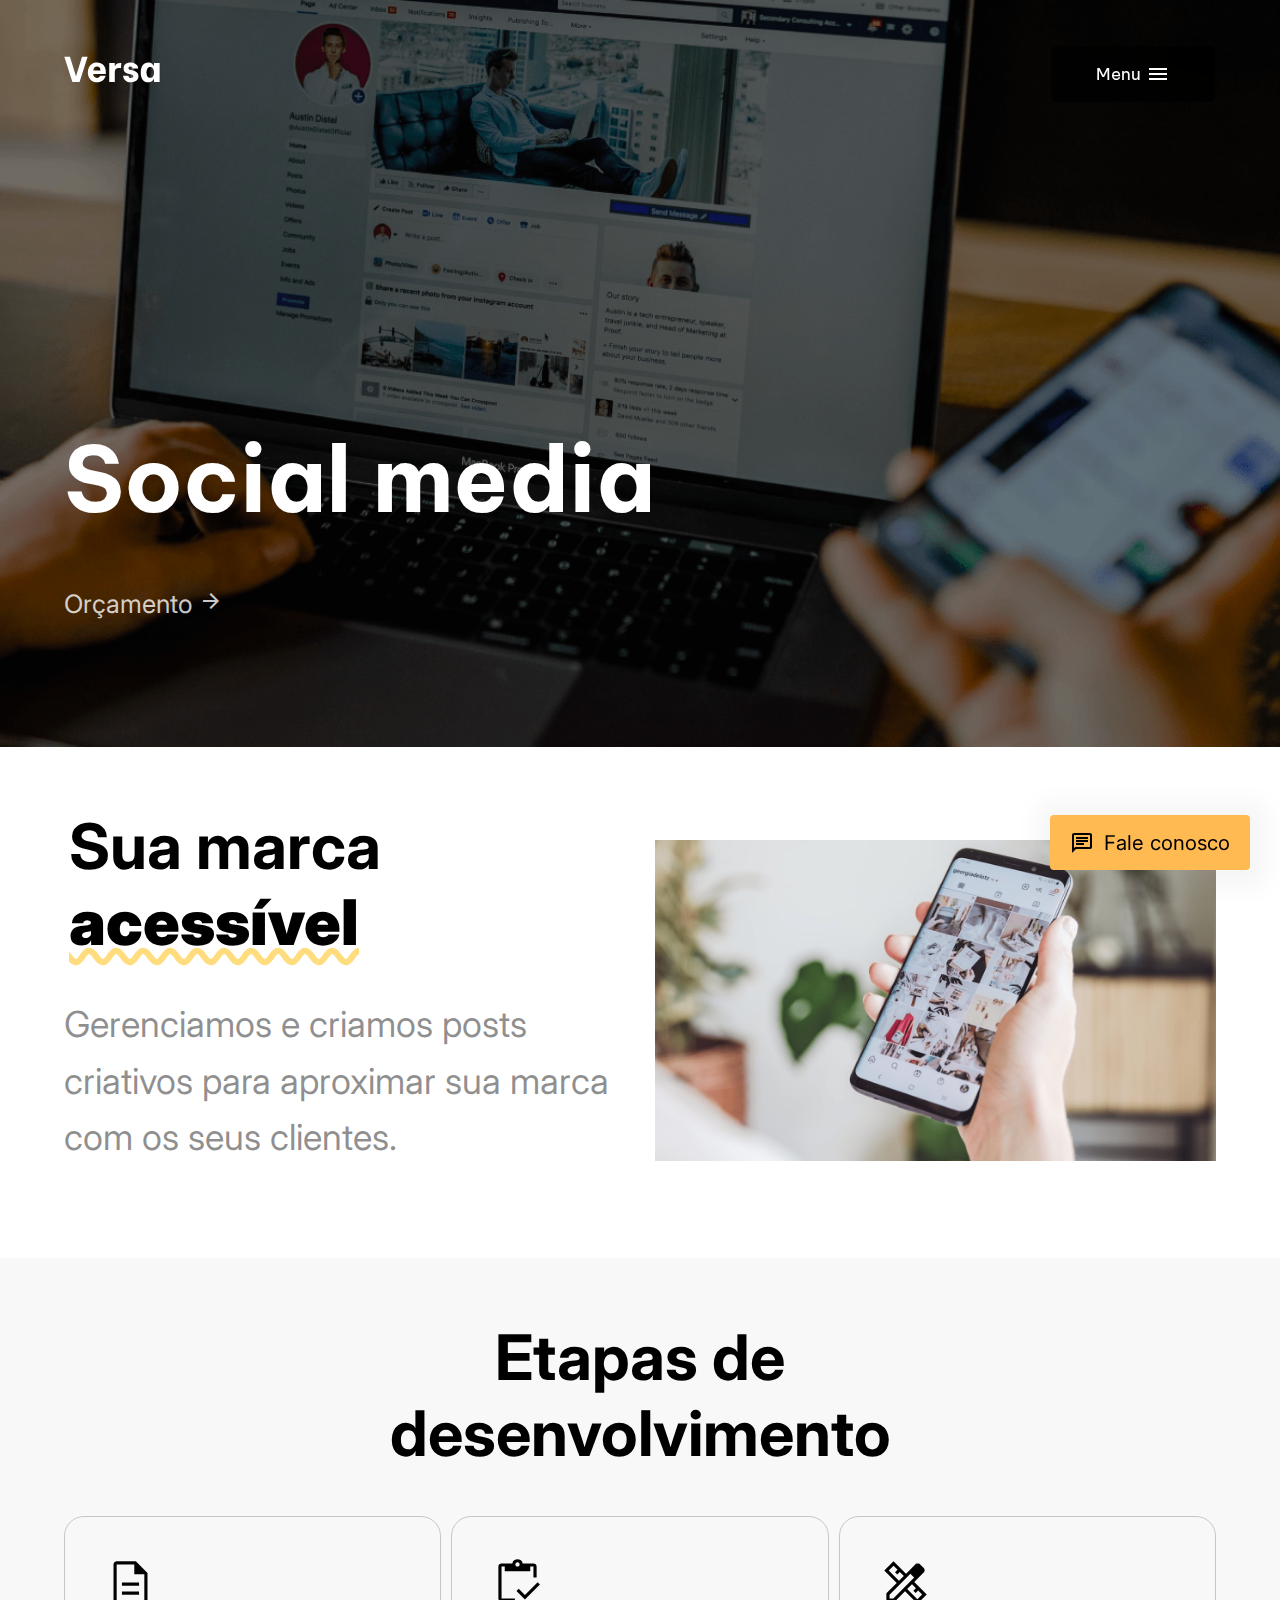
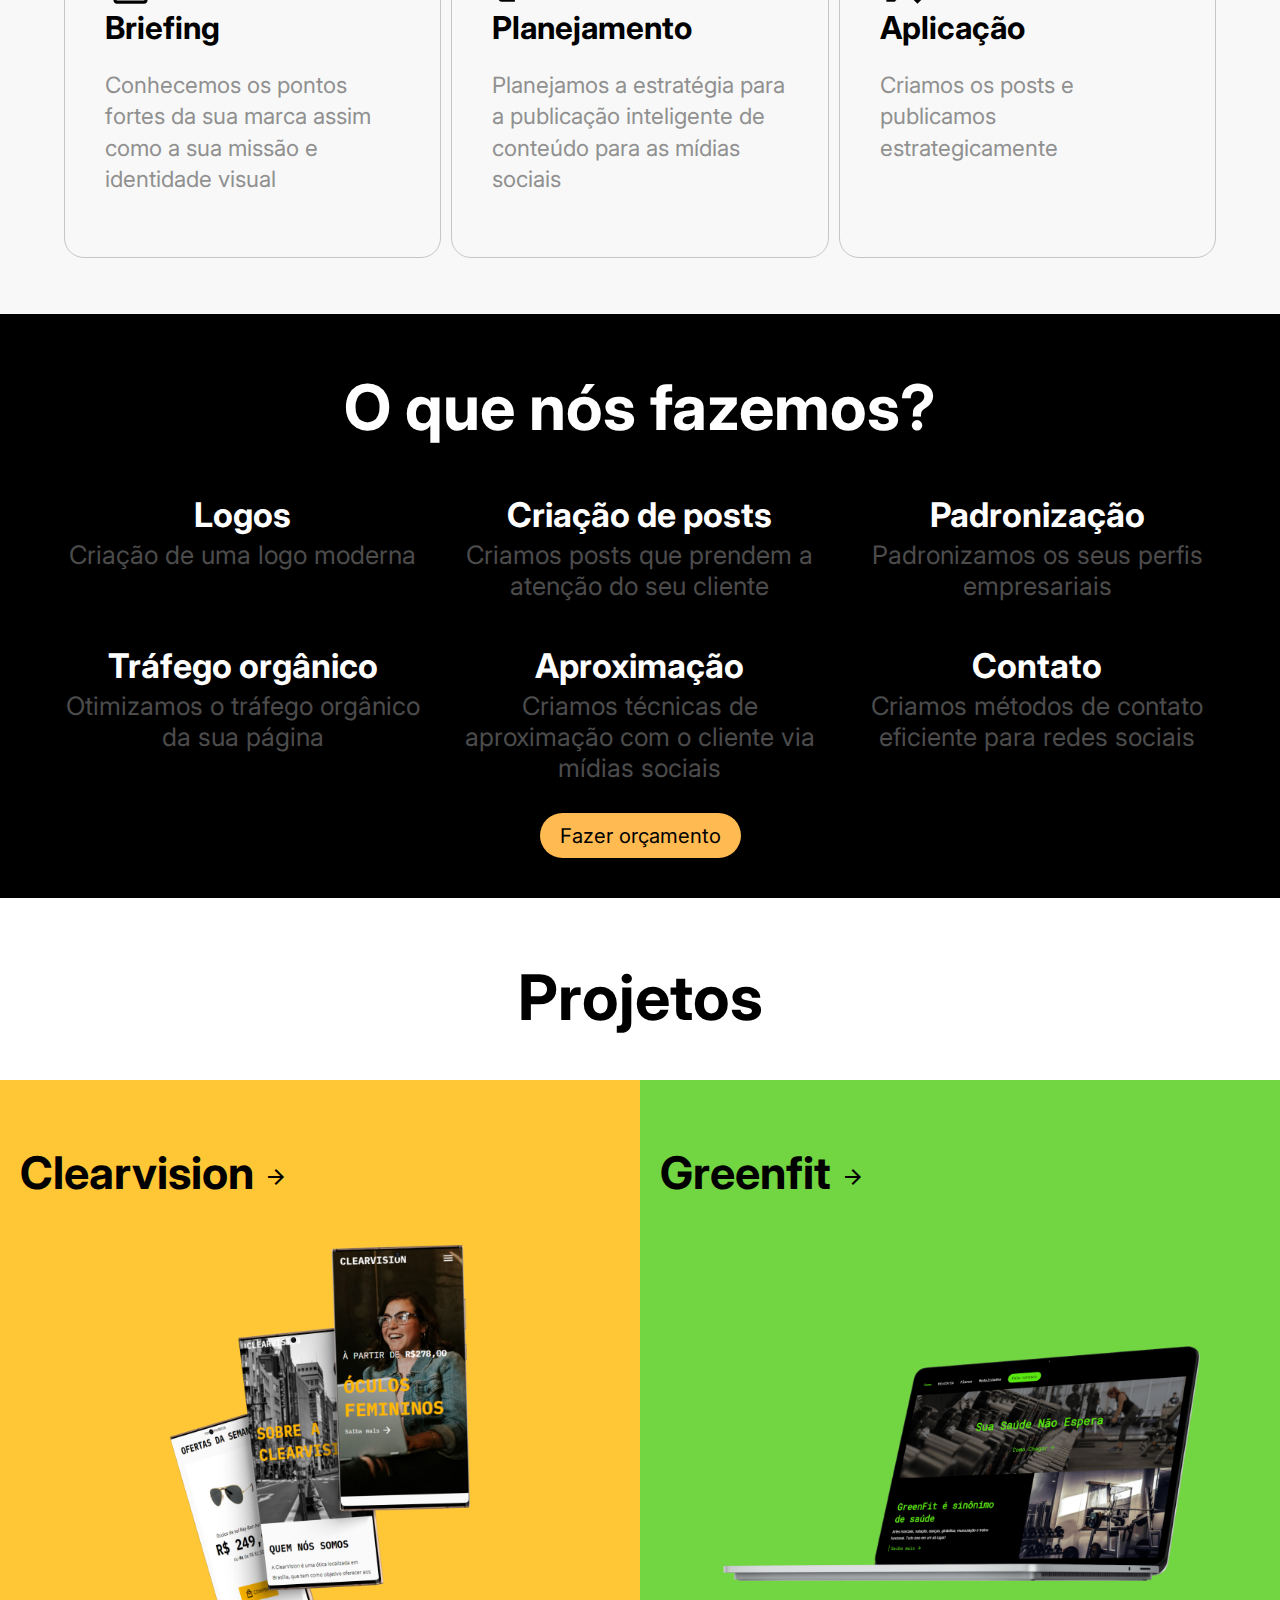
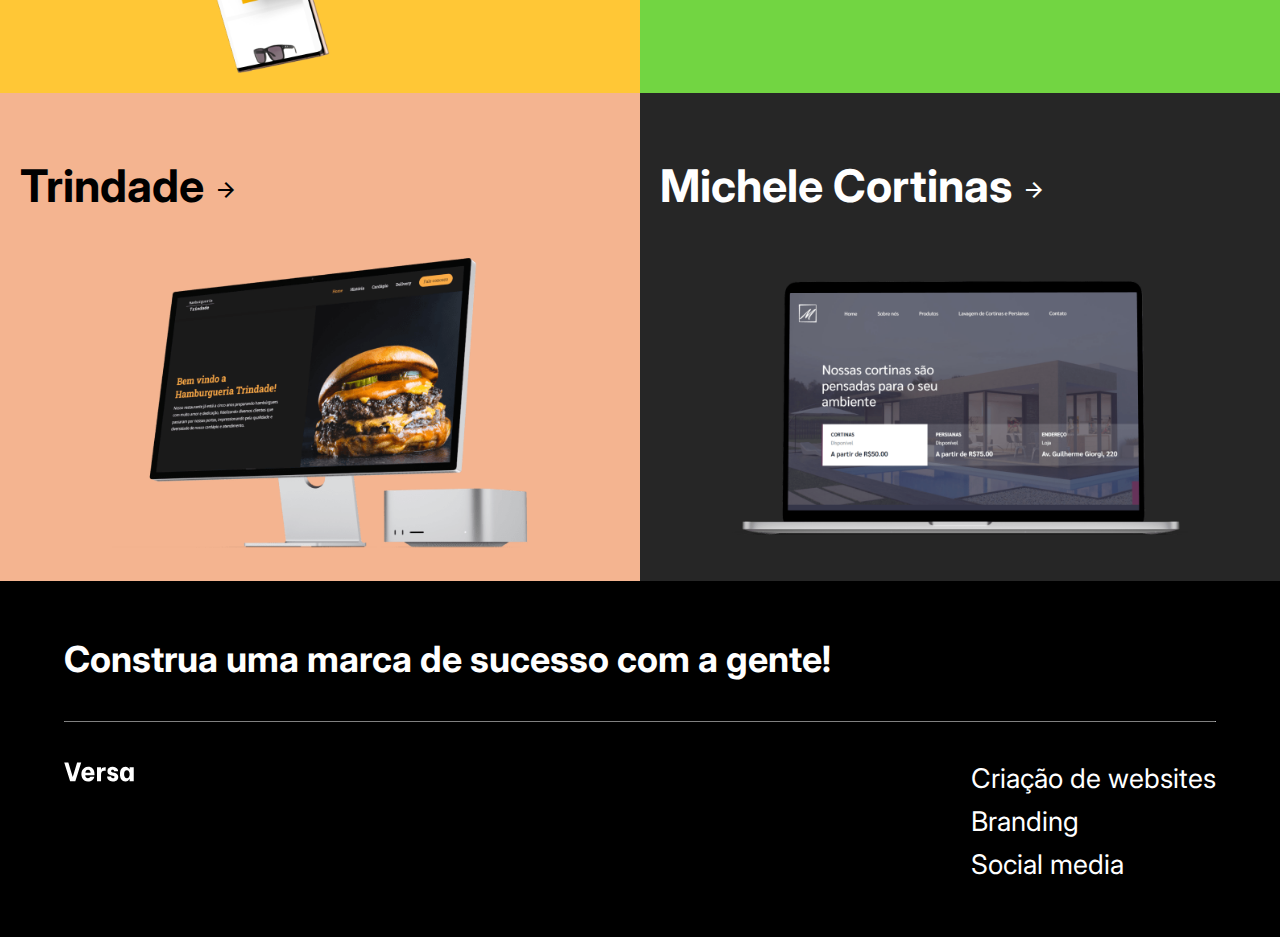
<file: servicos/social-media.html>
<!DOCTYPE html>
<html>
<head>
    <meta charset='utf-8'>
    <meta http-equiv='X-UA-Compatible' content='IE=edge'>
    <title>Agência Versa</title>
    <meta name='viewport' content='width=device-width, initial-scale=1'>
    <link rel='stylesheet' type='text/css' media='screen' href='../style/main.css'>
    <link rel="stylesheet" href="https://fonts.googleapis.com/css2?family=Material+Symbols+Outlined:opsz,wght,FILL,GRAD@20..48,100..700,0..1,-50..200" />
</head>
<body>
    <div class="banner" id="social-media">
        <nav>
            <a href="../index.html">
                <div class="logo-container">
                    <img src="../img/logo.svg">
                </div>
            </a>
            <div class="menu-container">
                <div class="menu-hamburger">
                    <p class="menu-hamburger-label">Menu</p>
                    <span class="menu-hamburger-icon material-symbols-outlined">
                        menu
                    </span>
                </div>
                <div class="navbar-link">
                    <a href="../index.html" class="link">Home</a>
                    <a href="../servicos/criacao-de-website.html" class="link">Criação de websites</a>
                    <a href="../servicos/branding.html" class="link">Branding</a>
                    <a href="https://api.whatsapp.com/send?phone=5511957077700&text=Ol%C3%A1,%20gostaria%20de%20fazer%20um%20or%C3%A7amento%20de%20social%20media" class="link active">Social media</a>
                </div>
            </div>
        </nav>
        <div class="banner-content">
            <h1 class="title">Social media</h1>
            <div class="action-buttons">
                <a href="" class="action-button">
                    Orçamento
                    <span class="material-symbols-outlined">
                        arrow_forward
                    </span>
                </a>
            </div>
        </div>
    </div>
    <main>
        <section>
            <div class="page-cta">
                <div class="container">
                    <h2 class="title">
                        Sua marca <strong>acessível</strong>
                    </h2>
                    <p class="desc">
                        Gerenciamos e criamos posts criativos para aproximar sua marca com os seus clientes.
                    </p>
                </div>
                <div class="container">
                    <img src="../img/social-media-cta-iamge.png" class="descriptive">
                </div>
            </div>
        </section>
        <section class="services">
            <h2 class="title">Etapas de <br /> desenvolvimento</h2>
            <div class="services-cards">
                <div class="service-card">
                    <span class="material-symbols-outlined icon">
                        description
                    </span>
                    <h4 class="title">Briefing</h4>
                    <p class="info">Conhecemos os pontos fortes da sua marca assim como a sua missão e identidade visual </p>
                </div>
                <div class="service-card">
                    <span class="material-symbols-outlined icon">
                        inventory
                    </span>
                    <h4 class="title">Planejamento</h4>
                    <p class="info">Planejamos a estratégia para a publicação inteligente de conteúdo para as mídias sociais</p>
                </div>
                <div class="service-card">
                    <span class="material-symbols-outlined icon">
                        design_services
                    </span>
                    <h4 class="title">Aplicação</h4>
                    <p class="info">Criamos os posts e publicamos estrategicamente </p>
                </div>
            </div>
        </section>
        <section class="wedo">
            <h2 class="title">O que nós fazemos?</h2>
            <div class="wedo-features">
                <div class="wedo-feature">
                    <h4 class="title">Logos</h4>
                    <p class="description">Criação de uma logo moderna</p>
                </div>
                <div class="wedo-feature">
                    <h4 class="title">Criação de posts</h4>
                    <p class="description">Criamos posts que prendem a atenção do seu cliente</p>
                </div>
                <div class="wedo-feature">
                    <h4 class="title">Padronização</h4>
                    <p class="description">Padronizamos os seus perfis empresariais</p>
                </div>
                <div class="wedo-feature">
                    <h4 class="title">Tráfego orgânico</h4>
                    <p class="description">Otimizamos o tráfego orgânico da sua página</p>
                </div>
                <div class="wedo-feature">
                    <h4 class="title">Aproximação</h4>
                    <p class="description">Criamos técnicas de aproximação com o cliente via mídias sociais</p>
                </div>
                <div class="wedo-feature">
                    <h4 class="title">Contato</h4>
                    <p class="description">Criamos métodos de contato eficiente para redes sociais</p>
                </div>
            </div>
            <a href="https://api.whatsapp.com/send?phone=5511957077700&text=Ol%C3%A1,%20gostaria%20de%20fazer%20um%20or%C3%A7amento%20de%20social%20media" class="cta-button">Fazer orçamento</a>
        </section>
        <section class="projects" id="projects">
            <h2 class="title">Projetos</h2>
            <div class="projects-grid">
                <a href="https://clear-vision-one.vercel.app/" target="_blank">
                    <div class="project clearvision">
                        <h3 class="title">Clearvision 
                            <span class="material-symbols-outlined">
                                arrow_forward
                            </span>
                        </h3>
                        <img src="../img/mockups/clearvision.png" alt="" class="mockup  vertical">
                    </div>
                </a>
                <a href="https://green-fit.vercel.app/" target="_blank">
                    <div class="project greenfit">
                        <h3 class="title">Greenfit
                            <span class="material-symbols-outlined">
                                arrow_forward
                            </span>
                        </h3>
                        <img src="../img/mockups/greenfit.png" alt="" class="mockup">
                    </div>
                </a>
                <a href="https://hamburgueria-trindade.vercel.app/" target="_blank">
                    <div class="project trindade">
                        <h3 class="title">Trindade
                            <span class="material-symbols-outlined">
                                arrow_forward
                            </span>
                        </h3>
                        <img src="../img/mockups/trindade.png" alt="" class="mockup">
                    </div>
                </a>
                <a href="https://michelecortinas.com.br/" target="_blank">
                    <div class="project michele-cortinas">
                        <h3 class="title">Michele Cortinas
                            <span class="material-symbols-outlined">
                                arrow_forward
                            </span>
                        </h3>
                        <img src="../img/mockups/michele-cortinas.png" alt="" class="mockup">
                    </div>
                </a>
            </div>
        </section>
    </main>
    <a href="https://api.whatsapp.com/send?phone=5511957077700&text=Ol%C3%A1,%20vim%20pelo%20site%20da%20Versa." class="contact-button">
        <span class="material-symbols-outlined">
            chat
        </span>
        Fale conosco
    </a>
    <footer>
        <h1 class="footer-cta">Construa uma marca de sucesso com a gente!</h1>
        <hr />
        <div class="footer-content">
            <div class="footer-logo">
                <img src="../img/logo.svg">
            </div>
            <div class="footer-links">
                <a href="criacao-de-website.html">Criação de websites</a>
                <a href="branding.html">Branding</a>
                <a href="social-media.html">Social media</a>
            </div>
        </div>
    </footer>
    <script src='../script/menu.js'></script>
</body>
</html>
</file>
<file: style/main.css>
@import url('https://fonts.googleapis.com/css2?family=Be+Vietnam+Pro:wght@400;500;600;700;800&family=Inter:wght@400;500;600;700;800&display=swap');
@import 'banners.css';
@import 'navbar.css';
@import 'sections.css';


:root{
    --primary-font: 'Be Vietnam Pro', sans-serif;
    --secondary-font: 'Inter', sans-serif;

    --main-padding: 56px 64px;
    --horizontal-padding: 64px;
    --vertical-padding: 56px;

    --primary-color: #FFBA52;
}

body, html{
    margin: 0;
    padding: 0;
    scroll-behavior: smooth;
    box-sizing: border-box;
    font-size: calc(12px + 0.390625vw);
    font-family: var(--secondary-font);
}

a {
    text-decoration: none;
}

::selection{
    background: var(--primary-color);
    color: #000000;
}

@media screen and (max-width: 720px) {
    :root{
        --main-padding: 30px 32px;
        --horizontal-padding: 32px;
        --vertical-padding: 30px;
    }
}

.clearvision{
    background: #FFC736;
}

.greenfit {
    background: #72D542;
}

.trindade {
    background: #F4B490;
}

.michele-cortinas {
    background: #262626;
    color: #FFFFFF;
}

.cta-button{
    background: var(--primary-color);
    color: #000000;
    padding: 10px 20px;
    font-size: 1.2rem;
    border-radius: 30px;
    margin: 0;
}

.contact-button{
    background: var(--primary-color);
    color: #000000;
    z-index: 1000;
    font-size: 1.2rem;
    border-radius: 4px;
    position: fixed;
    bottom: 30px;
    right: 30px;
    padding: 15px 20px;
    display: flex;
    box-shadow: 2px 2px 25px 16px rgba(0, 0, 0, .04);
    align-items: center;
    gap: 10px;
}
</file>
